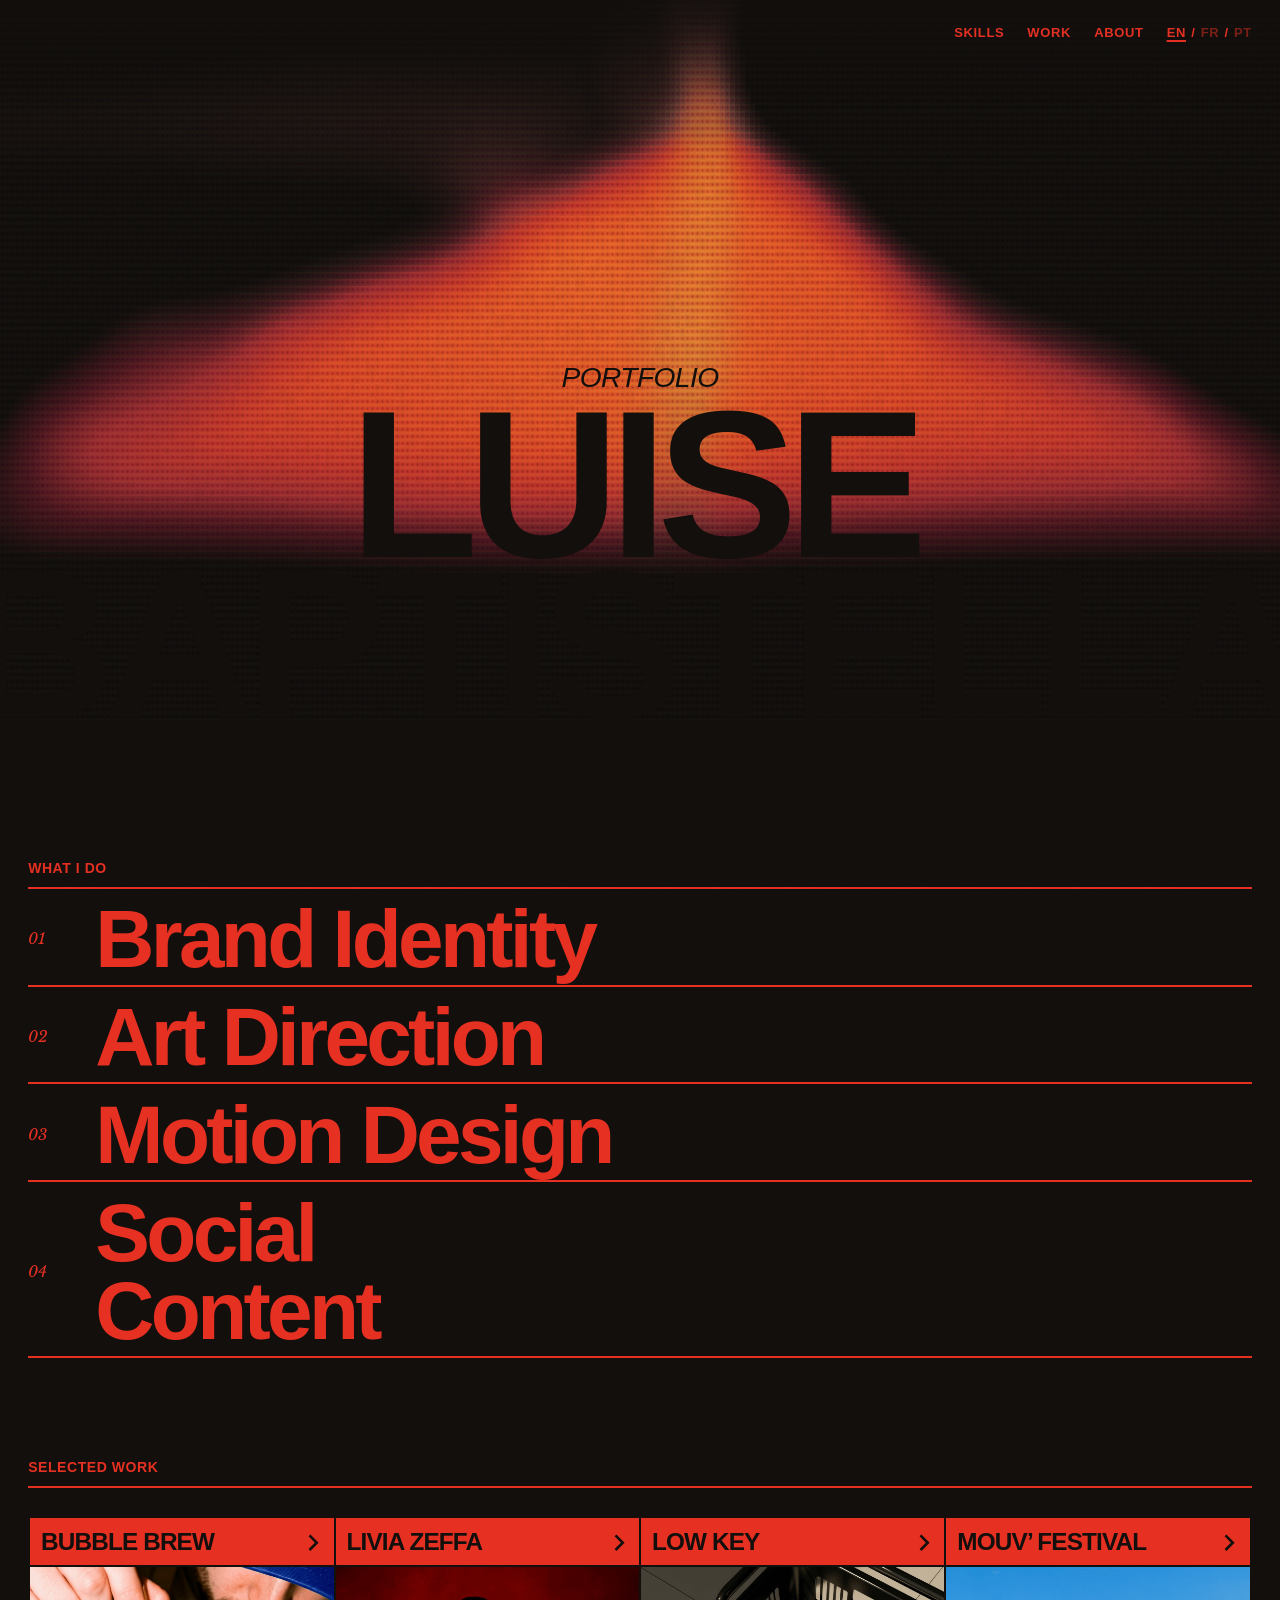
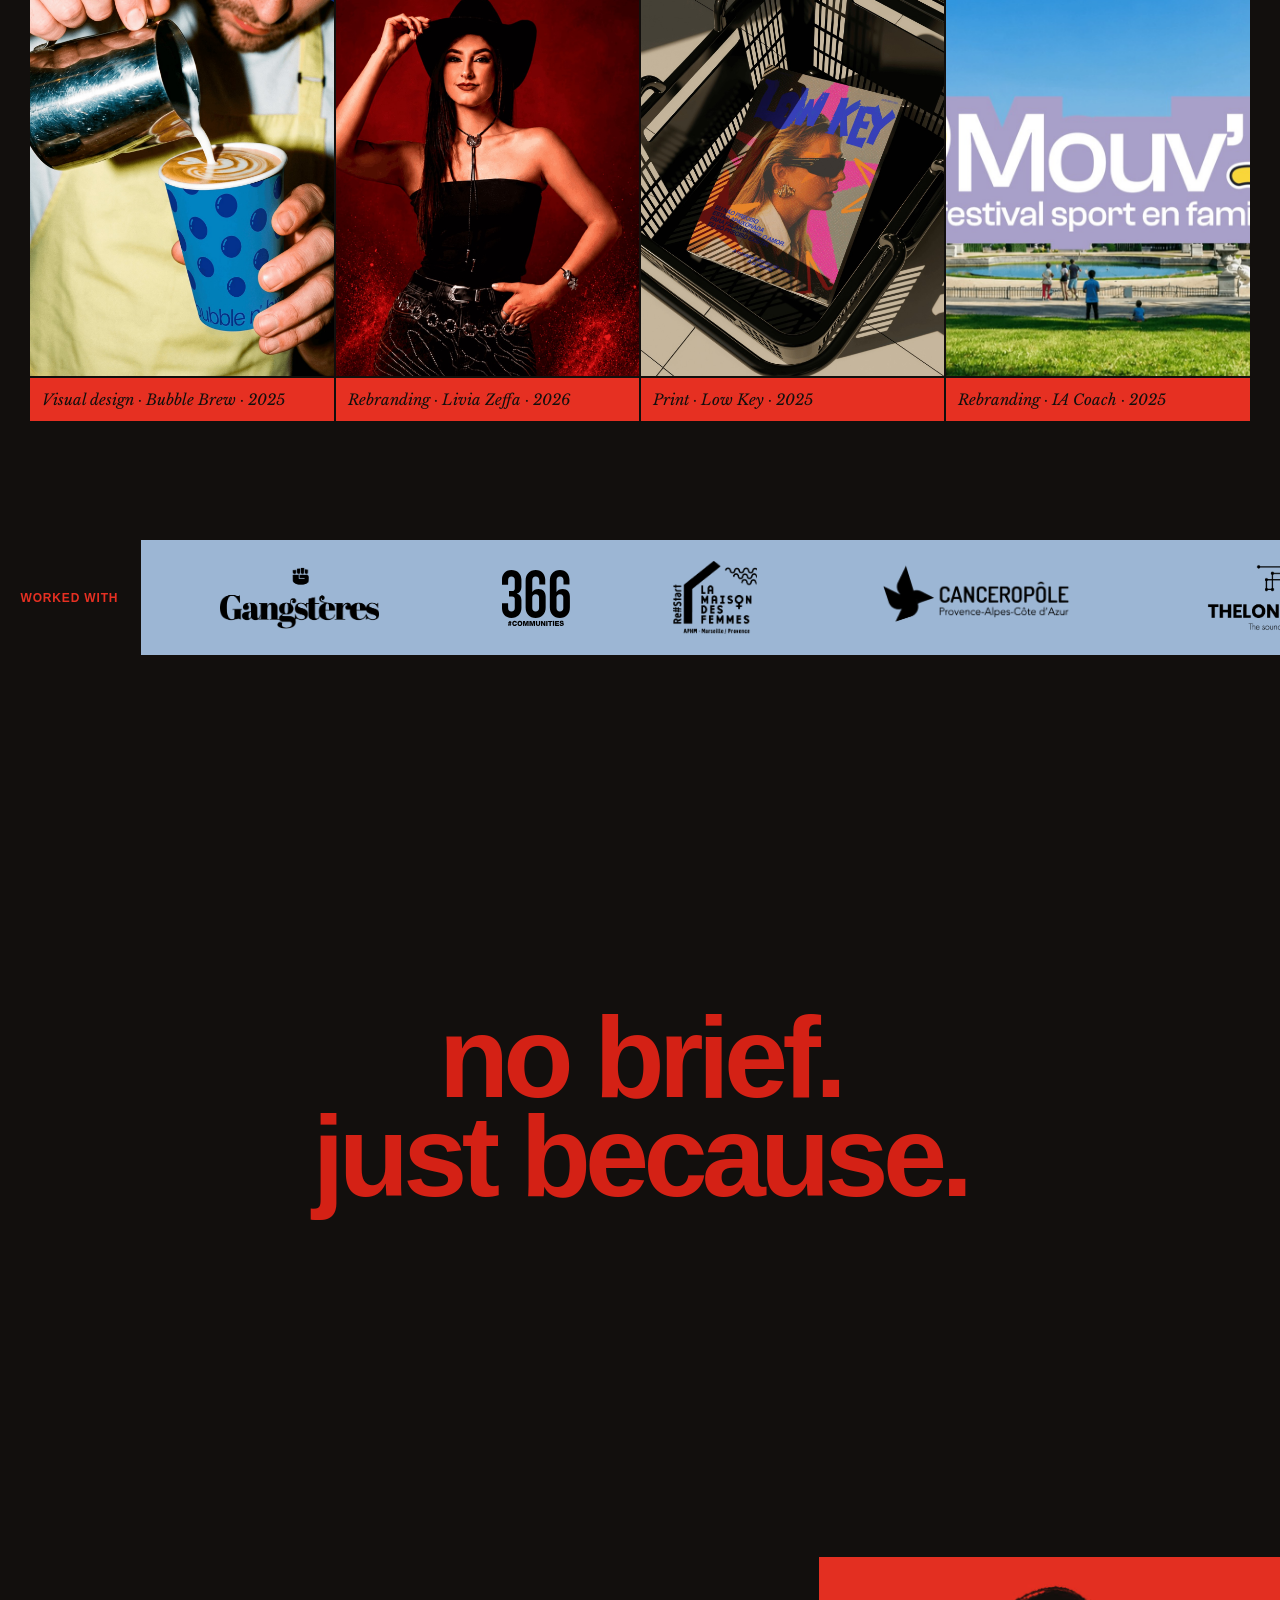
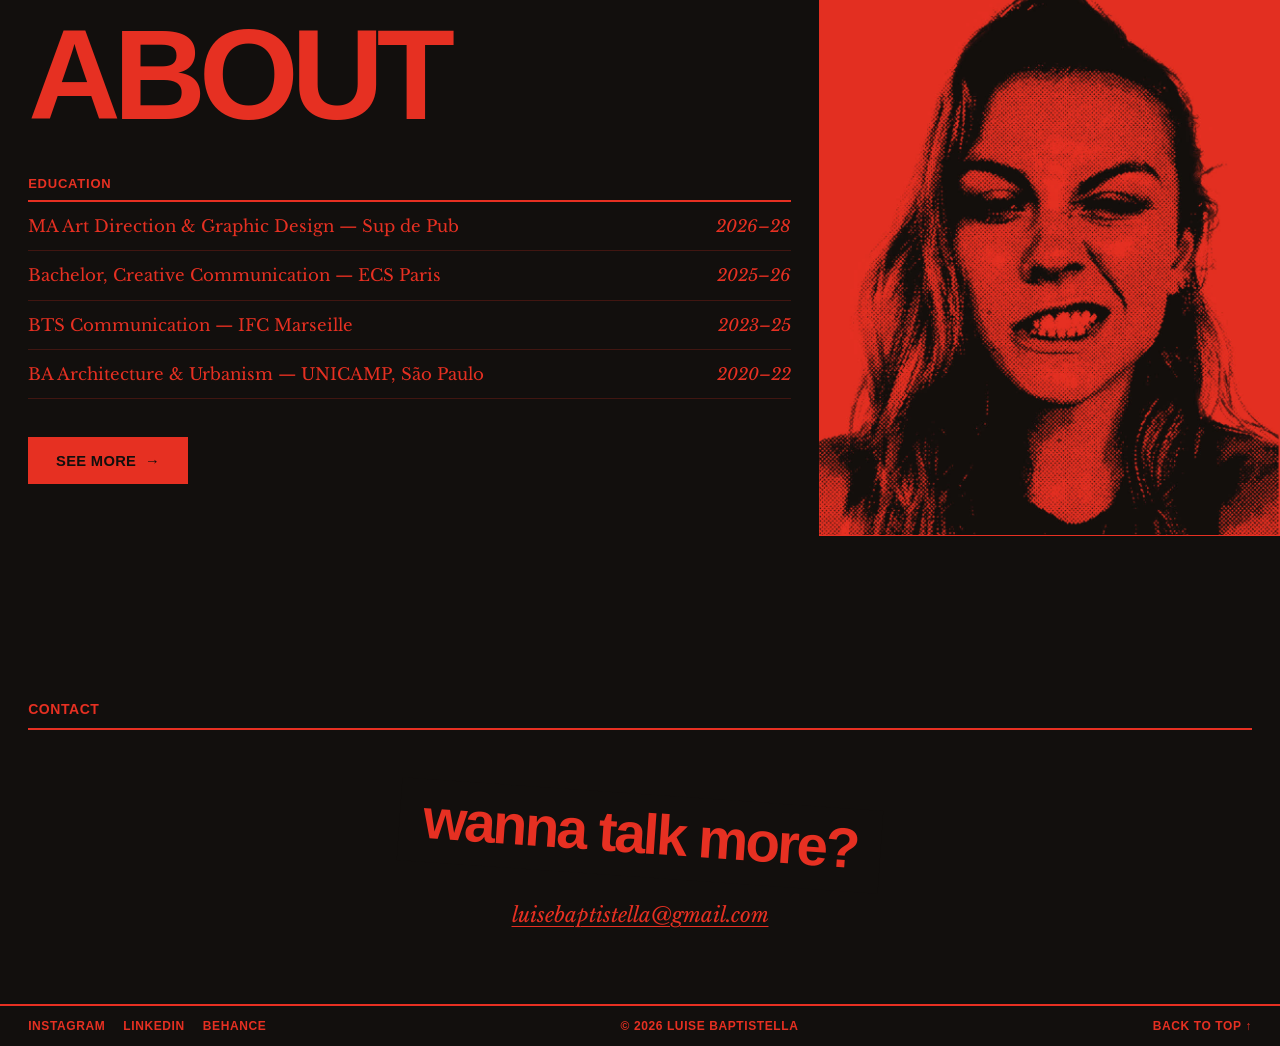
<file: index.html>
<!doctype html>
<html lang="en">
<head>
  <meta charset="utf-8">
  <meta name="viewport" content="width=device-width, initial-scale=1">
  <title>Luise Baptistella — Creative Director &amp; Designer</title>
  <meta name="description" content="Portfolio of Luise Baptistella, creative director & designer: brand identity, art direction, motion design and social content.">
  <meta name="theme-color" content="#120F0D">
  <link rel="preconnect" href="https://fonts.googleapis.com">
  <link rel="preconnect" href="https://fonts.gstatic.com" crossorigin>
  <link href="https://fonts.googleapis.com/css2?family=Libre+Baskerville:ital,wght@0,400;0,700;1,400&display=swap" rel="stylesheet">
  <!-- Switzer Black: free Helvetica-style grotesk (Fontshare, free for commercial use) -->
  <link href="https://api.fontshare.com/v2/css?f[]=switzer@900,901&display=swap" rel="stylesheet">
  <link rel="stylesheet" href="styles.css">
</head>
<body>
  <a class="skip" href="#main" data-i18n="skip">Skip to content</a>

  <!-- ============ HEADER ============ -->
  <header class="nav">
    <a class="nav__logo" href="#top">Luise Baptistella</a>
    <span class="nav__title" data-i18n="nav.portfolio">Portfolio</span>
    <div class="nav__right">
      <button class="nav__menu" type="button" aria-expanded="false" aria-controls="nav-links"><span data-i18n="nav.menu">Menu</span> <span class="nav__burger" aria-hidden="true"></span></button>
      <nav class="nav__links" id="nav-links" aria-label="Main">
        <a href="#skills" data-i18n="nav.skills">Skills</a>
        <a href="#work" data-i18n="nav.work">Work</a>
        <a href="about.html" data-i18n="nav.about">About</a>
        <span class="nav__lang" role="group" aria-label="Language / Langue / Idioma">
          <button type="button" data-lang="en" aria-pressed="true">EN</button><span aria-hidden="true">/</span><button type="button" data-lang="fr" aria-pressed="false">FR</button><span aria-hidden="true">/</span><button type="button" data-lang="pt" aria-pressed="false">PT</button>
        </span>
      </nav>
    </div>
  </header>

  <main id="main">

    <!-- ============ OPENING: 16:9 light that follows the cursor (opening.js) ============ -->
    <section class="opening" id="top">
      <canvas class="opening__light" aria-hidden="true"></canvas>
      <h1 class="opening__title" data-i18n-aria="hero.h1" aria-label="Luise Baptistella — Creative Director &amp; Designer"><em class="opening__sub" data-i18n="opening.sub">Portfolio</em><span>Luise</span><span class="opening__last"><span>Baptis</span><span>tella</span></span></h1>
    </section>

    <!-- ============ SKILLS (hover → project) ============ -->
    <section class="skills" id="skills" aria-labelledby="skills-title">
      <div class="section-head">
        <h2 id="skills-title"><span data-i18n="skills.title">What I do</span></h2>
      </div>
      <ol class="skills__list">
        <li><a class="skill" href="skill.html?s=brand-identity"><span class="skill__num">01</span><span class="skill__name" data-i18n="skill.brand">Brand Identity</span><span class="skill__proj">Bubble Brew · Livia Zeffa</span></a></li>
        <li><a class="skill" href="skill.html?s=art-direction"><span class="skill__num">02</span><span class="skill__name" data-i18n="skill.direction">Art Direction</span><span class="skill__proj">Low Key · Mouv’ Festival</span></a></li>
        <li><a class="skill" href="skill.html?s=motion-design"><span class="skill__num">03</span><span class="skill__name" data-i18n="skill.motion">Motion Design</span><span class="skill__proj">Motion Design · 366 · Bloom n’Root</span></a></li>
        <li><a class="skill" href="skill.html?s=social-content"><span class="skill__num">04</span><span class="skill__name" data-i18n="skill.social">Social Content</span><span class="skill__proj">Mondial Relay · Innocent · Vertbaudet · Livia Zeffa · Mouv’ Festival · La Maison des femmes</span></a></li>
      </ol>
    </section>

    <!-- ============ SELECTED WORK ============ -->
    <section class="work" id="work" aria-labelledby="work-title">
      <div class="section-head">
        <h2 id="work-title"><span data-i18n="work.title">Selected work</span></h2>
      </div>
      <div class="work__grid" data-work-grid></div>
    </section>


    <!-- ============ WORKED WITH (logo carousel) ============ -->
    <section class="clients" id="clients" aria-label="Companies I’ve worked with" data-i18n-aria="clients.aria">
      <div class="clients__tab" data-i18n="clients.tab">Worked with</div>
      <div class="marquee" data-marquee="follow">
        <ul class="marquee__track">
          <li class="logo" style="--s:1.9"><img src="assets/logos/gangsteres.webp" alt="Gangstères" width="2000" height="925"></li>
          <li class="logo" style="--s:1.15"><img src="assets/logos/366.svg" alt="366" width="146" height="119"></li>
          <li class="logo" style="--s:1.5"><img src="assets/logos/maison-des-femmes.png" alt="La Maison des femmes Marseille Provence" width="777" height="671"></li>
          <li class="logo" style="--s:1.75"><img src="assets/logos/canceropole.webp" alt="Canceropôle" width="2000" height="707"></li>
          <li class="logo" style="--s:1.45"><img src="assets/logos/thelonius-mind.png" alt="Thelonius Mind" width="1890" height="828"></li>
        </ul>
      </div>
    </section>

    <!-- ============ NO BRIEF: personal posters, revealed by the cursor ============ -->
    <section class="nobrief" id="no-brief" aria-labelledby="nobrief-title" data-trail>
      <div class="nobrief__stage" aria-hidden="true"></div>
      <div class="nobrief__text">
        <h2 class="nobrief__title" id="nobrief-title" data-i18n-html="nobrief.title">no brief.<br>just because.</h2>
      </div>
      <ul class="nobrief__list sr-only">
          <li><img src="assets/posters/acid-house.jpg" alt="Techno Saison poster, acid house edition" loading="lazy"></li>
          <li><img src="assets/posters/minimalist.jpg" alt="I love quiabo, minimalist poster" loading="lazy"></li>
          <li><img src="assets/posters/kidcore.jpg" alt="Excited for everything, kidcore poster" loading="lazy"></li>
          <li><img src="assets/posters/rita.jpg" alt="Rita Lee poster" loading="lazy"></li>
          <li><img src="assets/posters/tomates.jpg" alt="Tomato pattern" loading="lazy"></li>
          <li><img src="assets/posters/scifi-70.jpg" alt="70s sci-fi poster" loading="lazy"></li>
          <li><img src="assets/posters/aysha.jpg" alt="A Rara, event invitation" loading="lazy"></li>
          <li><img src="assets/posters/menino.jpg" alt="Illustration of a boy" loading="lazy"></li>
          <li><img src="assets/posters/rita-lee.jpg" alt="Low key, Rita Lee cover" loading="lazy"></li>
          <li><img src="assets/posters/triste.jpg" alt="Typographic poster" loading="lazy"></li>
          <li><img src="assets/posters/acid-house-2.jpg" alt="Techno Saison poster, green edition" loading="lazy"></li>
      </ul>
    </section>

    <!-- ============ ABOUT, short: the portrait video and education only (the full version is about.html) ============ -->
    <section class="about about--home" id="about" aria-labelledby="about-title">
      <div class="about__main">
        <div class="about__text">
          <h2 class="about__title" id="about-title" data-i18n="about.title">About</h2>
          <div class="about__edu">
            <h3 data-i18n="about.edu">Education</h3>
            <ul>
              <li><span><span data-i18n="edu.master">MA Art Direction &amp; Graphic Design</span> — Sup de Pub</span><span>2026–28</span></li>
              <li><span><span data-i18n="edu.bachelor">Bachelor, Creative Communication</span> — ECS Paris</span><span>2025–26</span></li>
              <li><span>BTS Communication — IFC Marseille</span><span>2023–25</span></li>
              <li><span><span data-i18n="edu.licence">BA Architecture &amp; Urbanism</span> — UNICAMP, São Paulo</span><span>2020–22</span></li>
            </ul>
          </div>
          <a class="pill pill--paper" href="about.html"><span data-i18n="about.more">See more</span> →</a>
        </div>
        <figure class="about__media">
          <video class="about__video" src="assets/about.mp4" poster="assets/about.jpg" width="960" height="1200" autoplay muted loop playsinline preload="metadata" aria-label="Luise Baptistella"></video>
        </figure>
      </div>
    </section>

    <!-- ============ CONTACT ============ -->
    <section class="contact" id="contact" aria-labelledby="contact-title">
      <div class="section-head">
        <h2 id="contact-title"><span data-i18n="contact.title">Contact</span></h2>
      </div>
      <div class="contact__cta">
        <a class="contact__card" href="contact.html" data-i18n="contact.cta">wanna talk more?</a>
        <a class="contact__mail" href="mailto:luisebaptistella@gmail.com">luisebaptistella@gmail.com</a>
      </div>
    </section>
  </main>

  <footer class="footer">
    <nav class="footer__social" aria-label="Social">
      <a href="https://www.instagram.com/coloredbylou/">Instagram</a>
      <a href="https://www.linkedin.com/in/luisebaptistella/">LinkedIn</a>
      <a href="https://www.behance.net/luisebaptist">Behance</a>
    </nav>
    <span>© 2026 Luise Baptistella</span>
    <a href="#top" data-i18n="footer.top">Back to top ↑</a>
  </footer>

  <!-- Project cards shown by the skills list (one per skill, same order) -->
  <div class="preview" aria-hidden="true">
    <div class="preview__card"><img class="preview__media" src="assets/projects/bubble-brew/cover.jpg" alt="" loading="lazy"><span class="preview__cap">Bubble Brew</span></div>
    <div class="preview__card"><img class="preview__media" src="assets/projects/low-key/thumb.jpg" alt="" loading="lazy"><span class="preview__cap">Low Key</span></div>
    <div class="preview__card"><video class="preview__media" src="assets/projects/motion-2026/loop.mp4" poster="assets/projects/motion-2026/cover.jpg" muted loop playsinline preload="none"></video><span class="preview__cap">Motion Design</span></div>
    <div class="preview__card"><img class="preview__media" src="assets/projects/livia-zeffa/thumb.jpg" alt="" loading="lazy"><span class="preview__cap">Livia Zeffa</span></div>  </div>

  <!-- Project view, filled from projects.js -->
  <dialog class="project" id="project" aria-labelledby="project-title">
    <div class="project__bar">
      <span class="project__count"></span>
      <button class="project__close" type="button" data-i18n="project.close">Close ✕</button>
    </div>
    <div class="project__hero" hidden></div>
    <article class="project__body">
      <h2 class="project__title" id="project-title"></h2>
      <dl class="project__meta">
        <div><dt data-i18n="project.client">Client</dt><dd data-field="client"></dd></div>
        <div><dt data-i18n="project.year">Year</dt><dd data-field="year"></dd></div>
        <div><dt data-i18n="project.category">Category</dt><dd data-field="category"></dd></div>
      </dl>
      <div class="project__text"></div>
      <div class="project__deliv">
        <h3 data-i18n="project.deliverables">Deliverables</h3>
        <ul></ul>
      </div>
      <div class="project__media"></div>
      <button class="project__next" type="button"><span data-i18n="project.next">Next project</span> <strong></strong> →</button>
    </article>
  </dialog>

  <script src="i18n.js"></script>
  <script src="projects.js"></script>
  <script src="script.js"></script>
  <script src="opening.js"></script>
</body>
</html>
</file>
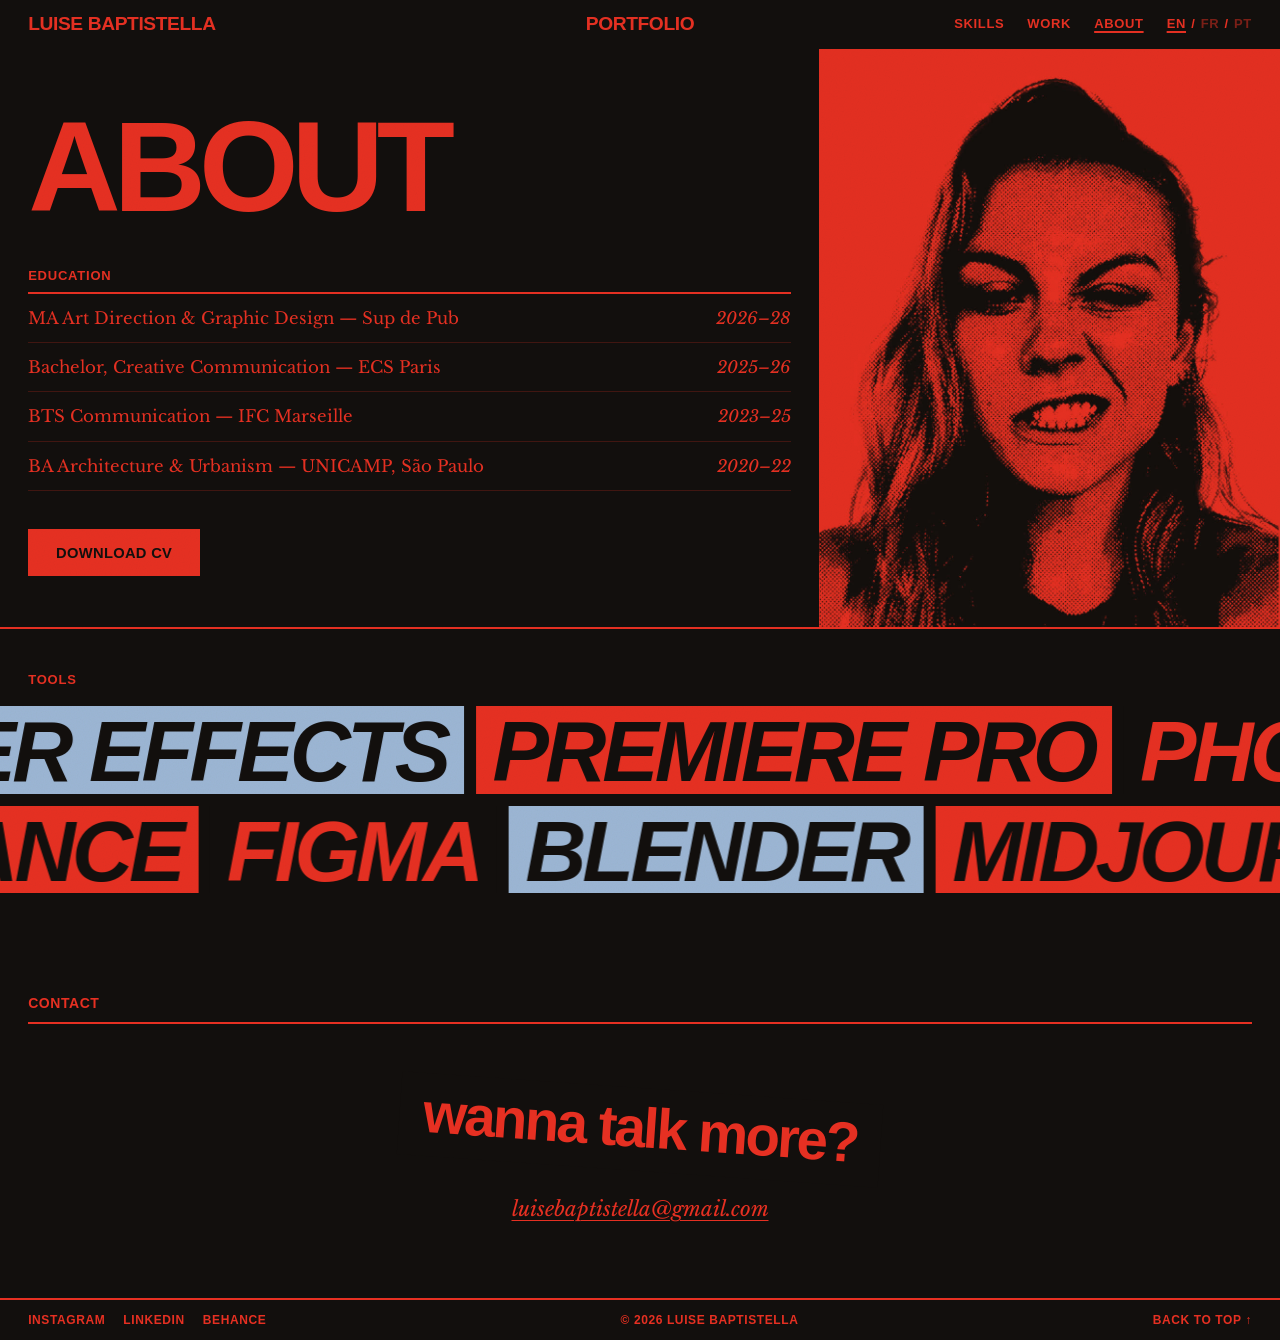
<file: about.html>
<!doctype html>
<html lang="en">
<head>
  <meta charset="utf-8">
  <meta name="viewport" content="width=device-width, initial-scale=1">
  <title>About — Luise Baptistella</title>
  <meta name="description" content="Portfolio of Luise Baptistella, creative director & designer: brand identity, art direction, motion design and social content.">
  <meta name="theme-color" content="#120F0D">
  <link rel="preconnect" href="https://fonts.googleapis.com">
  <link rel="preconnect" href="https://fonts.gstatic.com" crossorigin>
  <link href="https://fonts.googleapis.com/css2?family=Libre+Baskerville:ital,wght@0,400;0,700;1,400&display=swap" rel="stylesheet">
  <!-- Switzer Black: free Helvetica-style grotesk (Fontshare, free for commercial use) -->
  <link href="https://api.fontshare.com/v2/css?f[]=switzer@900,901&display=swap" rel="stylesheet">
  <link rel="stylesheet" href="styles.css">
</head>
<body class="page" data-title-key="meta.title.about">
  <a class="skip" href="#main" data-i18n="skip">Skip to content</a>

  <!-- ============ HEADER ============ -->
  <header class="nav is-solid" id="top">
    <a class="nav__logo" href="index.html">Luise Baptistella</a>
    <span class="nav__title" data-i18n="nav.portfolio">Portfolio</span>
    <div class="nav__right">
      <button class="nav__menu" type="button" aria-expanded="false" aria-controls="nav-links"><span data-i18n="nav.menu">Menu</span> <span class="nav__burger" aria-hidden="true"></span></button>
      <nav class="nav__links" id="nav-links" aria-label="Main">
        <a href="index.html#skills" data-i18n="nav.skills">Skills</a>
        <a href="index.html#work" data-i18n="nav.work">Work</a>
        <a href="about.html" data-i18n="nav.about" aria-current="page">About</a>
        <span class="nav__lang" role="group" aria-label="Language / Langue / Idioma">
          <button type="button" data-lang="en" aria-pressed="true">EN</button><span aria-hidden="true">/</span><button type="button" data-lang="fr" aria-pressed="false">FR</button><span aria-hidden="true">/</span><button type="button" data-lang="pt" aria-pressed="false">PT</button>
        </span>
      </nav>
    </div>
  </header>

  <main id="main">

    <!-- ============ ABOUT (black, full width) ============ -->
    <section class="about about--page" id="about" aria-labelledby="about-title">
      <div class="about__main">
        <div class="about__text">
          <h1 class="about__title" id="about-title" data-i18n="about.title">About</h1>
          <div class="about__edu">
            <h3 data-i18n="about.edu">Education</h3>
            <ul>
              <li><span><span data-i18n="edu.master">MA Art Direction &amp; Graphic Design</span> — Sup de Pub</span><span>2026–28</span></li>
              <li><span><span data-i18n="edu.bachelor">Bachelor, Creative Communication</span> — ECS Paris</span><span>2025–26</span></li>
              <li><span>BTS Communication — IFC Marseille</span><span>2023–25</span></li>
              <li><span><span data-i18n="edu.licence">BA Architecture &amp; Urbanism</span> — UNICAMP, São Paulo</span><span>2020–22</span></li>
            </ul>
          </div>
          <a class="pill pill--paper" href="assets/cv-luise-baptistella.pdf" download data-i18n="about.cv">Download CV</a>
        </div>
        <figure class="about__media">
          <video class="about__video" src="assets/about.mp4" poster="assets/about.jpg" width="960" height="1200" autoplay muted loop playsinline preload="metadata" aria-label="Luise Baptistella"></video>
        </figure>
      </div>

      <div class="tools">
        <h3 class="tools__label" data-i18n="about.tools">Tools</h3>
        <div class="marquee tools__row" data-marquee="left">
          <ul class="marquee__track" aria-label="Design &amp; video">
            <li><span class="tag tag--1">After Effects</span></li>
            <li><span class="tag tag--2">Premiere Pro</span></li>
            <li><span class="tag tag--3">Photoshop</span></li>
            <li><span class="tag tag--5">Illustrator</span></li>
            <li><span class="tag tag--2">InDesign</span></li>
            <li><span class="tag tag--4">DaVinci</span></li>
          </ul>
        </div>
        <div class="marquee tools__row" data-marquee="right">
          <ul class="marquee__track" aria-label="3D &amp; AI">
            <li><span class="tag tag--3">Figma</span></li>
            <li><span class="tag tag--1">Blender</span></li>
            <li><span class="tag tag--2">Midjourney</span></li>
            <li><span class="tag tag--4">Higgsfield</span></li>
            <li><span class="tag tag--5">Nano Banana</span></li>
            <li><span class="tag tag--3">Kling</span></li>
            <li><span class="tag tag--2">Seedance</span></li>
          </ul>
        </div>
      </div>
    </section>

    <!-- ============ CONTACT ============ -->
    <section class="contact" id="contact" aria-labelledby="contact-title">
      <div class="section-head">
        <h2 id="contact-title" data-i18n="contact.title">Contact</h2>
      </div>
      <div class="contact__cta">
        <a class="contact__card" href="contact.html" data-i18n="contact.cta">wanna talk more?</a>
        <a class="contact__mail" href="mailto:luisebaptistella@gmail.com">luisebaptistella@gmail.com</a>
      </div>
    </section>
  </main>

  <footer class="footer">
    <nav class="footer__social" aria-label="Social">
      <a href="https://www.instagram.com/coloredbylou/">Instagram</a>
      <a href="https://www.linkedin.com/in/luisebaptistella/">LinkedIn</a>
      <a href="https://www.behance.net/luisebaptist">Behance</a>
    </nav>
    <span>© 2026 Luise Baptistella</span>
    <a href="#top" data-i18n="footer.top">Back to top ↑</a>
  </footer>

  <script src="i18n.js"></script>
  <script src="projects.js"></script>
  <script src="script.js"></script>
</body>
</html>
</file>
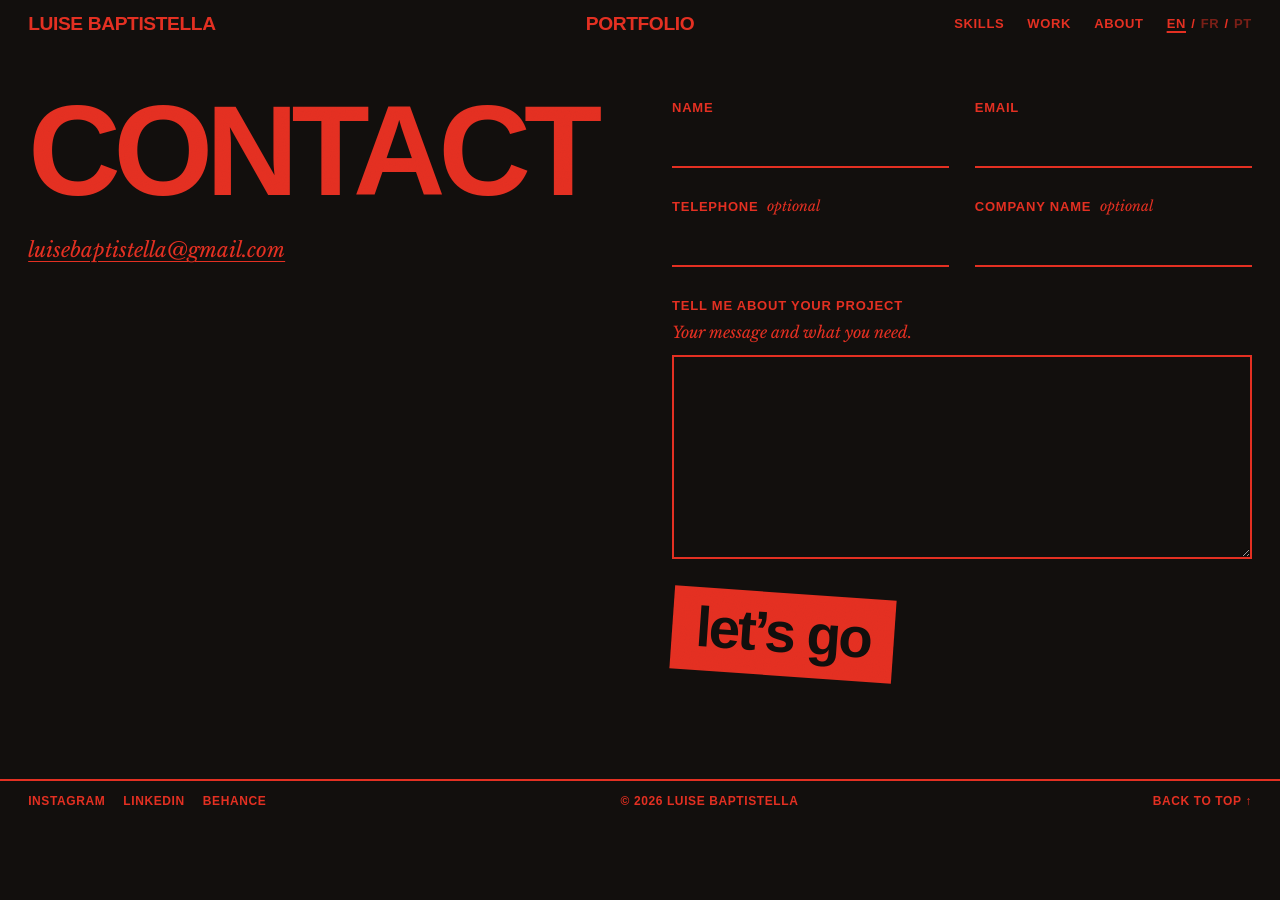
<file: contact.html>
<!doctype html>
<html lang="en">
<head>
  <meta charset="utf-8">
  <meta name="viewport" content="width=device-width, initial-scale=1">
  <title>Contact — Luise Baptistella</title>
  <meta name="description" content="Portfolio of Luise Baptistella, creative director & designer: brand identity, art direction, motion design and social content.">
  <meta name="theme-color" content="#120F0D">
  <link rel="preconnect" href="https://fonts.googleapis.com">
  <link rel="preconnect" href="https://fonts.gstatic.com" crossorigin>
  <link href="https://fonts.googleapis.com/css2?family=Libre+Baskerville:ital,wght@0,400;0,700;1,400&display=swap" rel="stylesheet">
  <!-- Switzer Black: free Helvetica-style grotesk (Fontshare, free for commercial use) -->
  <link href="https://api.fontshare.com/v2/css?f[]=switzer@900,901&display=swap" rel="stylesheet">
  <link rel="stylesheet" href="styles.css">
</head>
<body class="page" data-title-key="meta.title.contact">
  <a class="skip" href="#main" data-i18n="skip">Skip to content</a>

  <!-- ============ HEADER ============ -->
  <header class="nav is-solid" id="top">
    <a class="nav__logo" href="index.html">Luise Baptistella</a>
    <span class="nav__title" data-i18n="nav.portfolio">Portfolio</span>
    <div class="nav__right">
      <button class="nav__menu" type="button" aria-expanded="false" aria-controls="nav-links"><span data-i18n="nav.menu">Menu</span> <span class="nav__burger" aria-hidden="true"></span></button>
      <nav class="nav__links" id="nav-links" aria-label="Main">
        <a href="index.html#skills" data-i18n="nav.skills">Skills</a>
        <a href="index.html#work" data-i18n="nav.work">Work</a>
        <a href="about.html" data-i18n="nav.about">About</a>
        <span class="nav__lang" role="group" aria-label="Language / Langue / Idioma">
          <button type="button" data-lang="en" aria-pressed="true">EN</button><span aria-hidden="true">/</span><button type="button" data-lang="fr" aria-pressed="false">FR</button><span aria-hidden="true">/</span><button type="button" data-lang="pt" aria-pressed="false">PT</button>
        </span>
      </nav>
    </div>
  </header>

  <main id="main">

    <!-- ============ CONTACT PAGE ============ -->
    <section class="contactpage" aria-labelledby="contact-title">
      <div class="contactpage__head">
        <h1 class="contactpage__title" id="contact-title" data-i18n="contact.title">Contact</h1>
        <a class="contact__mail" href="mailto:luisebaptistella@gmail.com">luisebaptistella@gmail.com</a>
      </div>

      <div class="contactpage__body">
        <!-- Messages go through FormSubmit to the address in action. The first one sent from a new site address
             triggers an activation email: click its link once. _honey is a spam trap, hidden from people. -->
        <form class="form" action="https://formsubmit.co/luisebaptistella@gmail.com" method="POST" data-contact-form>
          <input type="hidden" name="_subject" value="New message from your portfolio">
          <input type="hidden" name="_template" value="table">
          <input type="text" name="_honey" style="display: none;" tabindex="-1" autocomplete="off">

          <div class="field">
            <label for="form-name" data-i18n="form.name">Name</label>
            <input id="form-name" name="name" type="text" autocomplete="name" required aria-describedby="form-name-error">
            <p class="field__error" id="form-name-error" hidden></p>
          </div>
          <div class="field">
            <label for="form-email" data-i18n="form.email">Email</label>
            <input id="form-email" name="email" type="email" autocomplete="email" required aria-describedby="form-email-error">
            <p class="field__error" id="form-email-error" hidden></p>
          </div>
          <div class="field">
            <label for="form-phone"><span data-i18n="form.phone">Telephone</span> <em data-i18n="form.optional">optional</em></label>
            <input id="form-phone" name="phone" type="tel" autocomplete="tel">
          </div>
          <div class="field">
            <label for="form-company"><span data-i18n="form.company">Company name</span> <em data-i18n="form.optional">optional</em></label>
            <input id="form-company" name="company" type="text" autocomplete="organization">
          </div>
          <div class="field field--wide">
            <label for="form-message" data-i18n="form.message">Tell me about your project</label>
            <p class="field__hint" id="form-message-hint" data-i18n="form.messageHint">Your message and what you need.</p>
            <textarea id="form-message" name="message" rows="7" required aria-describedby="form-message-hint form-message-error"></textarea>
            <p class="field__error" id="form-message-error" hidden></p>
          </div>

          <p class="form__failed" data-form-failed role="alert" hidden>
            <span data-i18n="form.failed">That didn’t go through. Try again, or write to me directly:</span>
            <a class="contact__mail" href="mailto:luisebaptistella@gmail.com">luisebaptistella@gmail.com</a>
          </p>
          <button class="form__send" type="submit" data-i18n="form.send">let’s go</button>
        </form>

        <div class="form__done" data-form-done tabindex="-1" hidden>
          <p class="form__doneTitle" data-i18n="form.sentTitle">Message sent.</p>
          <p class="form__doneText" data-i18n="form.sent">I’ll get back to you soon.</p>
        </div>
      </div>
    </section>
  </main>

  <footer class="footer">
    <nav class="footer__social" aria-label="Social">
      <a href="https://www.instagram.com/coloredbylou/">Instagram</a>
      <a href="https://www.linkedin.com/in/luisebaptistella/">LinkedIn</a>
      <a href="https://www.behance.net/luisebaptist">Behance</a>
    </nav>
    <span>© 2026 Luise Baptistella</span>
    <a href="#top" data-i18n="footer.top">Back to top ↑</a>
  </footer>

  <script src="i18n.js"></script>
  <script src="script.js"></script>
</body>
</html>
</file>
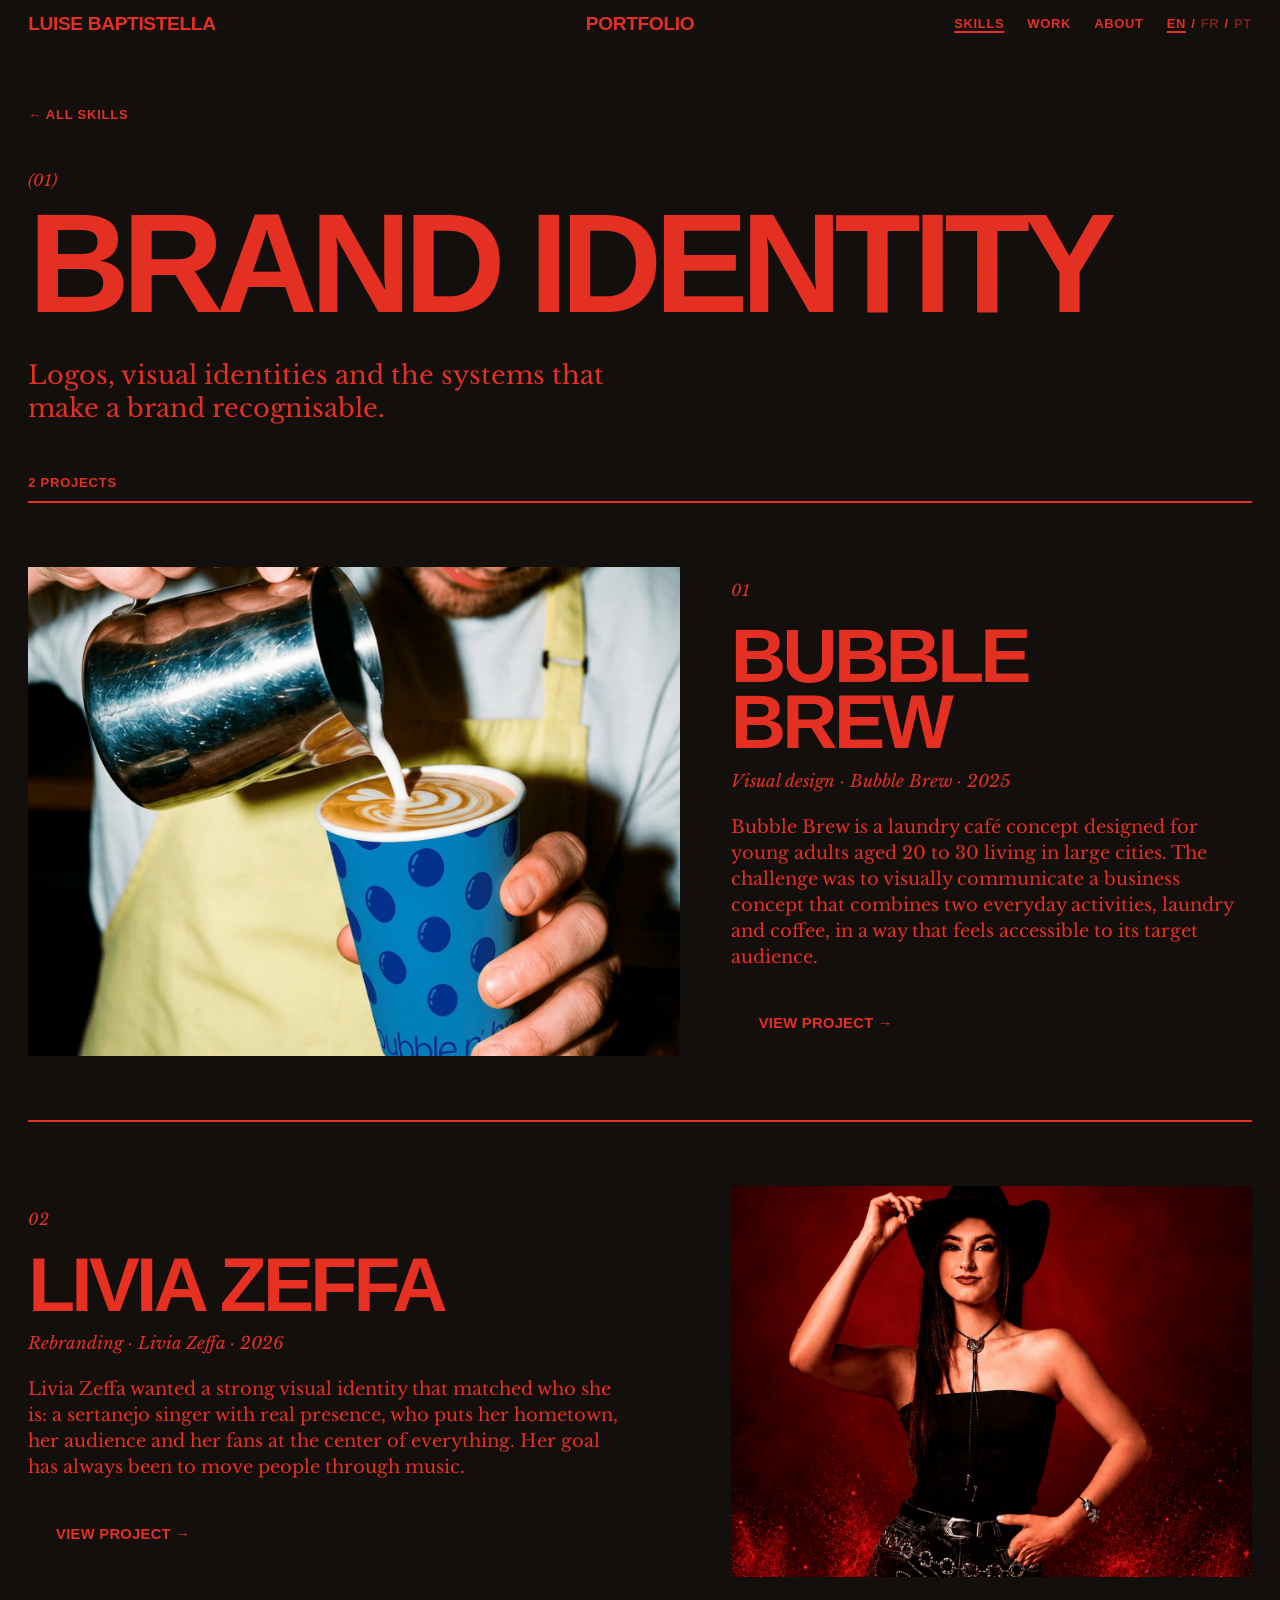
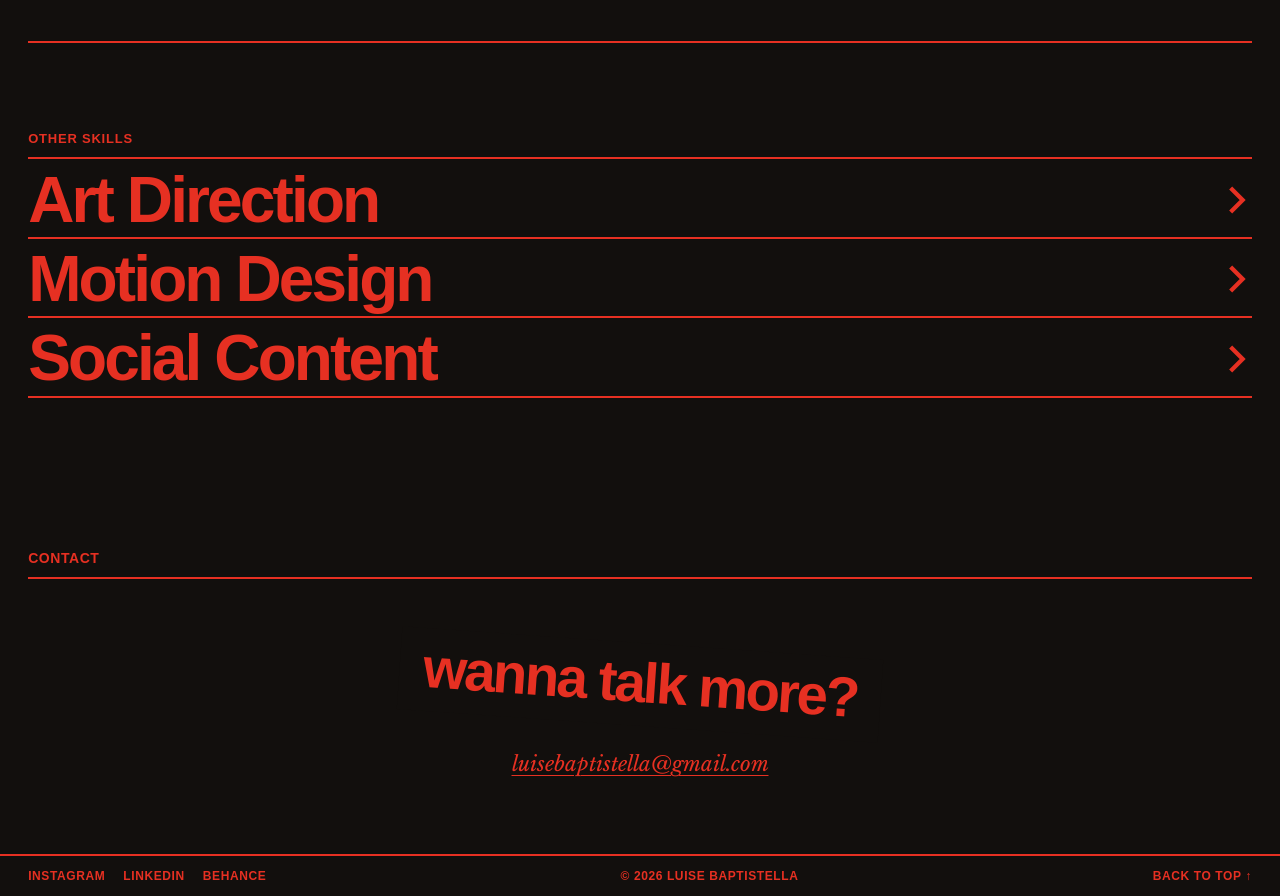
<file: skill.html>
<!doctype html>
<html lang="en">
<head>
  <meta charset="utf-8">
  <meta name="viewport" content="width=device-width, initial-scale=1">
  <title>Skills — Luise Baptistella</title>
  <meta name="description" content="Portfolio of Luise Baptistella, creative director & designer: brand identity, art direction, motion design and social content.">
  <meta name="theme-color" content="#120F0D">
  <link rel="preconnect" href="https://fonts.googleapis.com">
  <link rel="preconnect" href="https://fonts.gstatic.com" crossorigin>
  <link href="https://fonts.googleapis.com/css2?family=Libre+Baskerville:ital,wght@0,400;0,700;1,400&display=swap" rel="stylesheet">
  <!-- Switzer Black: free Helvetica-style grotesk (Fontshare, free for commercial use) -->
  <link href="https://api.fontshare.com/v2/css?f[]=switzer@900,901&display=swap" rel="stylesheet">
  <link rel="stylesheet" href="styles.css">
</head>
<body class="page">
  <a class="skip" href="#main" data-i18n="skip">Skip to content</a>

  <!-- ============ HEADER ============ -->
  <header class="nav is-solid" id="top">
    <a class="nav__logo" href="index.html">Luise Baptistella</a>
    <span class="nav__title" data-i18n="nav.portfolio">Portfolio</span>
    <div class="nav__right">
      <button class="nav__menu" type="button" aria-expanded="false" aria-controls="nav-links"><span data-i18n="nav.menu">Menu</span> <span class="nav__burger" aria-hidden="true"></span></button>
      <nav class="nav__links" id="nav-links" aria-label="Main">
        <a href="index.html#skills" data-i18n="nav.skills" aria-current="page">Skills</a>
        <a href="index.html#work" data-i18n="nav.work">Work</a>
        <a href="about.html" data-i18n="nav.about">About</a>
        <span class="nav__lang" role="group" aria-label="Language / Langue / Idioma">
          <button type="button" data-lang="en" aria-pressed="true">EN</button><span aria-hidden="true">/</span><button type="button" data-lang="fr" aria-pressed="false">FR</button><span aria-hidden="true">/</span><button type="button" data-lang="pt" aria-pressed="false">PT</button>
        </span>
      </nav>
    </div>
  </header>

  <main id="main">

    <!-- ============ SKILL PAGE: filled from SKILLS + PROJECTS (projects.js) ============ -->
    <section class="skillpage" data-skill-page>
      <a class="skillpage__back" href="index.html#skills" data-i18n="page.back">← All skills</a>
      <p class="kicker skillpage__num"></p>
      <h1 class="skillpage__title"></h1>
      <p class="skillpage__intro"></p>
      <p class="skillpage__count"></p>
      <div class="skillpage__list"></div>
      <nav class="skillpage__others" aria-labelledby="others-title">
        <h2 id="others-title" data-i18n="page.otherSkills">Other skills</h2>
        <ul></ul>
      </nav>
    </section>

    <!-- ============ CONTACT ============ -->
    <section class="contact" id="contact" aria-labelledby="contact-title">
      <div class="section-head">
        <h2 id="contact-title" data-i18n="contact.title">Contact</h2>
      </div>
      <div class="contact__cta">
        <a class="contact__card" href="contact.html" data-i18n="contact.cta">wanna talk more?</a>
        <a class="contact__mail" href="mailto:luisebaptistella@gmail.com">luisebaptistella@gmail.com</a>
      </div>
    </section>
  </main>

  <footer class="footer">
    <nav class="footer__social" aria-label="Social">
      <a href="https://www.instagram.com/coloredbylou/">Instagram</a>
      <a href="https://www.linkedin.com/in/luisebaptistella/">LinkedIn</a>
      <a href="https://www.behance.net/luisebaptist">Behance</a>
    </nav>
    <span>© 2026 Luise Baptistella</span>
    <a href="#top" data-i18n="footer.top">Back to top ↑</a>
  </footer>

  <!-- Project view, filled from projects.js -->
  <dialog class="project" id="project" aria-labelledby="project-title">
    <div class="project__bar">
      <span class="project__count"></span>
      <button class="project__close" type="button" data-i18n="project.close">Close ✕</button>
    </div>
    <div class="project__hero" hidden></div>
    <article class="project__body">
      <h2 class="project__title" id="project-title"></h2>
      <dl class="project__meta">
        <div><dt data-i18n="project.client">Client</dt><dd data-field="client"></dd></div>
        <div><dt data-i18n="project.year">Year</dt><dd data-field="year"></dd></div>
        <div><dt data-i18n="project.category">Category</dt><dd data-field="category"></dd></div>
      </dl>
      <div class="project__text"></div>
      <div class="project__deliv">
        <h3 data-i18n="project.deliverables">Deliverables</h3>
        <ul></ul>
      </div>
      <div class="project__media"></div>
      <button class="project__next" type="button"><span data-i18n="project.next">Next project</span> <strong></strong> →</button>
    </article>
  </dialog>

  <script src="i18n.js"></script>
  <script src="projects.js"></script>
  <script src="script.js"></script>
</body>
</html>
</file>
<file: styles.css>
/* =========================================================
   Tokens
   ========================================================= */

:root {
  --bg: #120F0D;        /* page background (black) */
  --ink: #120F0D;       /* black */
  --light: #E63022;     /* red-orange: text on dark, light panels */
  --accent: #9CB6D4;    /* light blue, the one accent: hovers, active states, logo band */

  --display: "Switzer", "Helvetica Neue", Helvetica, Arial, sans-serif;   /* always weight 900 */
  --text: "Baskerville", "Libre Baskerville", "Baskerville Old Face", Georgia, serif;

  --pad: clamp(16px, 2.2vw, 32px);
  --ease: cubic-bezier(.7, 0, .2, 1);
}

*, *::before, *::after { box-sizing: border-box; }

html { scroll-behavior: smooth; -webkit-text-size-adjust: 100%; overflow-x: clip; }

body {
  margin: 0;
  background: var(--bg);
  color: var(--light);
  font-family: var(--text);
  font-size: 18px;
  line-height: 1.45;
  -webkit-font-smoothing: antialiased;
  overflow-x: clip;
}

/* Paper grain over everything */
body::after {
  content: "";
  position: fixed;
  inset: 0;
  z-index: 100;
  pointer-events: none;
  opacity: .07;
  mix-blend-mode: multiply;
  background-image: url("data:image/svg+xml;utf8,<svg xmlns='http://www.w3.org/2000/svg' width='180' height='180'><filter id='n'><feTurbulence type='fractalNoise' baseFrequency='.85' numOctaves='2' stitchTiles='stitch'/></filter><rect width='100%' height='100%' filter='url(%23n)'/></svg>");
}

a { color: inherit; }
figure { margin: 0; }
svg { display: block; }

:focus-visible { outline: 3px solid var(--accent); outline-offset: 3px; }

.skip { position: absolute; left: -9999px; }
.skip:focus { left: 16px; top: 16px; z-index: 200; background: var(--ink); color: var(--light); padding: 8px 12px; }

/* Shared bits ------------------------------------------- */
/* Small italic number before a title: only the skill page uses it now (the home page dropped its numbers) */
.kicker {
  font: italic 400 16px/1 var(--text);
  letter-spacing: 0;
  text-transform: none;
}

.section-head {
  display: flex;
  justify-content: space-between;
  align-items: baseline;
  gap: 16px;
  padding-bottom: 12px;
  border-bottom: 2px solid var(--light);
}
.section-head h2 {
  display: flex;
  align-items: baseline;
  gap: .9em;
  margin: 0;
  font: 900 14px/1 var(--display);
  letter-spacing: .04em;
  text-transform: uppercase;
}

.only-touch { display: none; }
@media (hover: none), (pointer: coarse), (max-width: 760px) {
  .only-fine { display: none; }
  .only-touch { display: inline; }
}

.pill {
  display: inline-flex;
  align-items: center;
  gap: .6em;
  padding: 1.15em 1.9em 1.05em;
  border: 0;
  background: var(--ink);
  color: var(--light);
  font: 900 clamp(14px, 1.15vw, 17px)/1 var(--display);
  letter-spacing: .02em;
  text-transform: uppercase;
  text-decoration: none;
  cursor: pointer;
  transition: background-color .2s, color .2s, transform .3s var(--ease);
}
.pill:hover { background: var(--accent); color: var(--ink); transform: translateY(-2px); }
.pill--paper { background: var(--light); color: var(--ink); }

/* =========================================================
   Header
   ========================================================= */
/* One row: name left, PORTFOLIO centred, links right. See-through at the very top
   of the opening; as soon as the page scrolls the bar turns ink (.is-solid). */
.nav {
  position: fixed;
  top: 0;
  left: 0;
  right: 0;
  z-index: 50;
  display: grid;
  grid-template-columns: 1fr auto 1fr;
  align-items: center;
  gap: 16px;
  padding: clamp(16px, 1.8vw, 26px) var(--pad);
  border-bottom: 2px solid transparent;
  color: var(--light);
  font: 900 clamp(13px, 1vw, 15px)/1 var(--display);
  letter-spacing: .05em;
  text-transform: uppercase;
  transition: background-color .3s, border-color .3s, padding .3s;
}
.nav.is-solid { padding-block: 14px; background: var(--ink); border-bottom-color: var(--ink); }

.nav__logo,
.nav__title {
  font-size: clamp(16px, 1.5vw, 22px);
  letter-spacing: -.02em;
  white-space: nowrap;
}
.nav__logo { justify-self: start; color: inherit; text-decoration: none; }
.nav__title { justify-self: center; }
.nav__right { justify-self: end; }
/* The opening's title already says this: back once it has scrolled away or the phone menu opens */
.nav__logo,
.nav__title { transition: opacity .3s, visibility .3s; }
body:has(.opening) .nav:not(.is-past-opening):not(.is-open) .nav__logo,
body:has(.opening) .nav:not(.is-past-opening):not(.is-open) .nav__title { opacity: 0; visibility: hidden; }

.nav__links { display: flex; align-items: center; gap: clamp(14px, 1.8vw, 30px); }
.nav__links a { color: inherit; text-decoration: none; white-space: nowrap; }
.nav__links a:hover,
.nav__links a[aria-current="page"],
.nav__logo:hover { text-decoration: underline; text-decoration-thickness: 2px; text-underline-offset: .25em; }

.nav__lang { display: flex; align-items: center; gap: .4em; }
.nav__lang button {
  padding: 0;
  border: 0;
  background: none;
  color: inherit;
  font: inherit;
  letter-spacing: inherit;
  opacity: .5;
  cursor: pointer;
}
.nav__lang button[aria-pressed="true"] { opacity: 1; text-decoration: underline; text-decoration-thickness: 2px; text-underline-offset: .25em; }
.nav__lang button:hover { opacity: 1; }

/* Phone: links move into a full-screen red menu */
.nav__menu {
  display: none;
  align-items: center;
  gap: 10px;
  padding: 6px 0;
  border: 0;
  background: none;
  color: inherit;
  font: inherit;
  letter-spacing: inherit;
  text-transform: inherit;
  cursor: pointer;
}
.nav__burger { position: relative; width: 16px; height: 8px; border-block: 2.5px solid currentColor; transition: transform .3s var(--ease); }
.nav.is-open .nav__burger { transform: rotate(90deg); }

/* =========================================================
   Hero
   ========================================================= */
.sr-only {
  position: absolute;
  width: 1px;
  height: 1px;
  overflow: hidden;
  clip-path: inset(50%);
  white-space: nowrap;
}

/* Opening: 16:9 light that follows the cursor (opening.js). Its colours come from the
   reference image, not the site palette. The background is the still frame without WebGL. */
.opening {
  position: relative;
  container-type: inline-size;   /* the title is sized from this frame's width */
  aspect-ratio: 16 / 9;
  overflow: hidden;
  background:
    radial-gradient(82% 62% at 50% 100%, #d14526 72%, transparent 100%),
    linear-gradient(to top, #bb352a, transparent 20%),
    linear-gradient(102deg, transparent 47%, #b56933 53%, transparent 58%),
    var(--ink);
}
.opening__light { position: absolute; inset: 0; display: block; width: 100%; height: 100%; }
/* Darkens behind the header so it reads when the band passes under it */
.opening::after {
  content: "";
  position: absolute;
  inset: 0 0 auto;
  height: calc(var(--nav-h, 60px) * 1.6);
  background: linear-gradient(to bottom, rgb(18 15 13 / .8), transparent);
  pointer-events: none;
}
/* LUISE centred over BAPTISTELLA, at the same size. BAPTISTELLA's letters run from one edge of the
   frame to the other and stand on the bottom edge, so its black runs into the page. opening.js keeps
   light behind them. Read from rendered pixels, in em: BAPTISTELLA's letters are 6.0783 wide; .0167 is
   the baseline to the line box's bottom; the shifts centre the letters, not their spacing. */
.opening__title {
  position: absolute;
  left: 0;
  right: 0;
  bottom: calc(-.0167em - 1px);
  display: flex;
  flex-direction: column;
  align-items: center;
  margin: 0;
  color: var(--ink);
  font: 900 calc(100vw / 6.0783)/.76 var(--display);
  font-size: calc(100cqw / 6.0783);
  letter-spacing: -.05em;
  text-transform: uppercase;
  white-space: nowrap;
  pointer-events: none;
}
.opening__title > span { transform: translateX(-.0497em); }
.opening__title > span:first-of-type { transform: translateX(-.032em); }
/* PORTFOLIO above the name, in Helvetica (the user's choice for this one word): centred on desktop,
   on the left on phones */
.opening__sub {
  margin-bottom: .45em;
  font: italic 300 max(15px, 2.2vw)/1 "Helvetica Neue", Helvetica, Arial, sans-serif;
  letter-spacing: -.02em;
  text-transform: uppercase;
}

/* Full-screen showreel, edge to edge. Not on the page for now: the opening took its place */
.hero { height: 100vh; height: 100svh; }
.reel { height: 100%; }
.reel__screen {
  position: relative;
  height: 100%;
  overflow: hidden;
  background: var(--ink);
  color: var(--light);
}
.reel__video { position: absolute; inset: 0; width: 100%; height: 100%; object-fit: cover; }
/* Placeholder until the showreel goes in: drifting stripes and a playhead */
.reel__stripes {
  position: absolute;
  inset: 0;
  background: repeating-linear-gradient(115deg, transparent 0 46px, rgb(230 48 34 / .08) 46px 48px);
  animation: drift 20s linear infinite;
}
@keyframes drift { to { background-position: 530px 0; } }
.reel__playhead {
  position: absolute;
  top: 0;
  bottom: 0;
  left: 0;
  width: 3px;
  background: var(--accent);
  animation: scrub 9s var(--ease) infinite alternate;
}
@keyframes scrub { from { left: 6%; } to { left: 94%; } }
/* Darkens the top (header) and bottom (title) so white text reads over any frame */
.reel__screen::after {
  content: "";
  position: absolute;
  inset: 0;
  background: linear-gradient(to bottom, rgb(18 15 13 / .55) 0, transparent 18%, transparent 58%, rgb(18 15 13 / .75) 100%);
  pointer-events: none;
}
.reel__bottom {
  position: absolute;
  z-index: 1;
  inset: auto var(--pad) clamp(24px, 3vw, 48px);
  display: flex;
  justify-content: space-between;
  align-items: flex-end;
  gap: 24px;
}
.reel__title {
  margin: 0;
  font: 900 clamp(44px, 9vw, 160px)/.8 var(--display);
  letter-spacing: -.05em;
  text-transform: uppercase;
}
.reel__title em {
  display: block;
  margin-top: .35em;
  font: italic 400 clamp(16px, 1.6vw, 26px)/1 var(--text);
  letter-spacing: 0;
  text-transform: none;
}

/* =========================================================
   Skills list + floating project preview
   ========================================================= */
.skills { padding: clamp(80px, 11vw, 170px) var(--pad) clamp(60px, 8vw, 120px); }

.skills__list {
  position: relative;
  z-index: 2;            /* text sits above the floating card */
  margin: 0;
  padding: 0;
  list-style: none;
}
.skill {
  display: grid;
  grid-template-columns: clamp(32px, 4vw, 64px) 1fr auto;
  align-items: center;
  gap: 16px;
  padding: .14em 0 .08em;
  border-bottom: 2px solid var(--light);
  color: var(--light);
  font-size: clamp(2.4rem, 6.4vw, 7rem);
  text-decoration: none;
  transition: color .25s;
}
.skill:focus-visible { outline-offset: -3px; }
.skill__num { font: italic 400 clamp(14px, 1.2vw, 18px)/1 var(--text); }
.skill__name {
  font-family: var(--display);
  font-weight: 900;
  line-height: .95;
  letter-spacing: -.045em;
  transition: transform .45s var(--ease);
}
.skill__proj {
  font: italic 400 clamp(14px, 1.2vw, 18px)/1.2 var(--text);
  text-align: right;
  clip-path: inset(0 0 100% 0);
  transform: translateY(.6em);
  transition: clip-path .4s var(--ease), transform .4s var(--ease);
}

.skills__list.has-active .skill { color: rgb(230 48 34 / .3); }
.skills__list .skill.is-active { color: var(--light); }
.skill.is-active .skill__name { color: var(--accent); transform: translateX(.12em); }
.skill.is-active .skill__proj { clip-path: inset(0 0 -10% 0); transform: none; }

.preview {
  position: fixed;
  top: 0;
  left: 0;
  z-index: 1;
  width: clamp(240px, 24vw, 380px);
  aspect-ratio: 4 / 5;
  pointer-events: none;
  visibility: hidden;
  transition: visibility 0s .6s;
}
.preview.is-on { visibility: visible; transition-delay: 0s; }
.preview > .preview__card {
  position: absolute;
  inset: 0;
  clip-path: inset(100% 0 0 0);
  transition: clip-path .55s var(--ease);
}
.preview__card.is-active { clip-path: inset(0 0 0 0); }

/* Touch: the card docks bottom-right instead of following a cursor */
.preview.is-docked {
  top: auto;
  left: auto;
  right: 16px;
  bottom: 16px;
  z-index: 30;
  width: min(44vw, 240px);
  transform: none !important;
}
.preview__media { position: absolute; inset: 0; width: 100%; height: 100%; object-fit: cover; background: var(--ink); }
.preview__cap {
  position: absolute;
  left: 0;
  bottom: 0;
  padding: 6px 8px 5px;
  background: var(--ink);
  color: var(--light);
  font: 900 12px/1 var(--display);
  letter-spacing: .05em;
  text-transform: uppercase;
}

/* =========================================================
   Selected work (bordered grid)
   ========================================================= */
.work { padding: 0 var(--pad) clamp(60px, 9vw, 140px); }

.work__grid {
  display: grid;
  grid-template-columns: repeat(4, 1fr);
  gap: 2px;
  margin-top: 28px;
  border: 2px solid var(--ink);
  background: var(--ink);
}
.tile {
  display: flex;
  flex-direction: column;
  min-width: 0;
  background: var(--light);
  color: var(--ink);
  text-decoration: none;
}
.tile__head {
  display: flex;
  justify-content: space-between;
  align-items: center;
  gap: 8px;
  padding: .5em .45em .4em;
  border-bottom: 2px solid var(--ink);
  font: 900 clamp(17px, 1.9vw, 34px)/1 var(--display);
  letter-spacing: -.035em;
  text-transform: uppercase;
  transition: background-color .2s, color .2s;
}
.arrow { flex: none; width: .8em; height: .8em; fill: none; stroke: currentColor; stroke-width: 3.2; }
.tile__img { display: block; height: clamp(320px, 32vw, 520px); overflow: hidden; background: var(--ink); }
.tile__img img { display: block; width: 100%; height: 100%; object-fit: cover; transition: transform .6s var(--ease); }
.tile__meta {
  padding: .7em .8em;
  border-top: 2px solid var(--ink);
  font-size: 15px;
  font-style: italic;
}
.tile:hover .tile__head { background: var(--accent); color: var(--ink); }
.tile:hover .tile__img img { transform: scale(1.05); }

/* =========================================================
   About: black, edge to edge. The video sets the height.
   ========================================================= */
.about {
  margin-bottom: clamp(60px, 9vw, 140px);
  background: var(--ink);
  color: var(--light);
}
.about__main {
  display: grid;
  grid-template-columns: 1fr clamp(320px, 36vw, 560px);
}
.about__text {
  display: flex;
  flex-direction: column;
  padding: clamp(28px, 4vw, 64px) var(--pad);
}
.about__title {
  margin: .12em 0 auto;
  padding-bottom: .4em;
  font: 900 clamp(48px, 10vw, 168px)/.8 var(--display);
  letter-spacing: -.055em;
  text-transform: uppercase;
}
.about__edu { margin-bottom: clamp(24px, 3vw, 40px); }
.about__edu h3 {
  margin: 0;
  padding-bottom: 10px;
  border-bottom: 2px solid var(--light);
  font: 900 13px/1 var(--display);
  letter-spacing: .06em;
  text-transform: uppercase;
}
.about__edu ul { margin: 0; padding: 0; list-style: none; }
.about__edu li {
  display: flex;
  justify-content: space-between;
  gap: 12px;
  padding: 12px 0;
  border-bottom: 1px solid rgb(230 48 34 / .22);
  font-size: clamp(16px, 1.3vw, 19px);
}
.about__edu li > span:last-child { font-style: italic; white-space: nowrap; }
.about__text .pill { align-self: flex-start; }

/* 4:5 portrait video; stretches with the row and crops if the text is taller */
.about__media {
  position: relative;
  aspect-ratio: 4 / 5;
  align-self: stretch;
  overflow: hidden;
  background: var(--light);
}
.about__video { position: absolute; inset: 0; width: 100%; height: 100%; object-fit: cover; }

/* Tools: two rows of tags, the first drifts left, the second right */
.tools { padding: clamp(28px, 3.4vw, 52px) 0 clamp(32px, 4vw, 64px); border-top: 2px solid var(--light); }
.tools__label {
  margin: 0 var(--pad) clamp(14px, 1.6vw, 22px);
  font: 900 13px/1 var(--display);
  letter-spacing: .06em;
  text-transform: uppercase;
}
.tools__row + .tools__row { margin-top: clamp(8px, .9vw, 14px); }
.tools__row li { padding-right: clamp(8px, .9vw, 14px); }
.tag {
  display: block;
  padding: .1em .2em .02em;
  font: italic 900 clamp(40px, 6.6vw, 112px)/.92 var(--display);
  letter-spacing: -.045em;
  text-transform: uppercase;
  white-space: nowrap;
}
.tag--1 { background: var(--accent); color: var(--ink); }
.tag--2 { background: var(--light); color: var(--bg); }
.tag--3 { background: var(--bg); color: var(--light); }
.tag--4 { background: var(--light); color: var(--ink); }
.tag--5 { background: var(--bg); color: var(--accent); }

/* =========================================================
   Worked with: logo carousel
   ========================================================= */
.clients {
  display: flex;
  align-items: stretch;
  border-block: 2px solid var(--ink);
  background: var(--accent);
  color: var(--light);
}
.clients__tab {
  flex: none;
  display: flex;
  align-items: center;
  padding: 0 clamp(14px, 1.6vw, 24px);
  border-right: 2px solid var(--ink);
  background: var(--bg);
  color: var(--light);
  font: 900 12px/1 var(--display);
  letter-spacing: .07em;
  text-transform: uppercase;
}
.marquee { overflow: hidden; }
.clients .marquee { flex: 1; min-width: 0; height: clamp(96px, 9vw, 140px); }
.marquee.is-static { overflow-x: auto; }
.marquee__track {
  display: flex;
  align-items: center;
  width: max-content;
  height: 100%;
  margin: 0;
  padding: 0;
  list-style: none;
  will-change: transform;
}
/* Logos are white artwork. Each one sets --s (in index.html) so they read at the same visual size */
.logo {
  --h: clamp(36px, 3.8vw, 58px);
  display: flex;
  align-items: center;
  padding: 0 clamp(32px, 4vw, 72px);
}
.logo img { display: block; width: auto; height: calc(var(--h) * var(--s, 1)); filter: brightness(0); }  /* white artwork shown black on the light band */

/* =========================================================
   No brief: all black, posters follow the cursor
   ========================================================= */
.nobrief {
  position: relative;
  isolation: isolate;          /* the title's blend mode only mixes with the posters */
  display: grid;
  place-items: center;
  height: 100vh;
  height: 100svh;
  overflow: hidden;
  background: var(--ink);
  color: var(--light);
  cursor: crosshair;
  touch-action: manipulation;
}
.nobrief__stage { position: absolute; inset: 0; z-index: 1; pointer-events: none; }
.nobrief__poster {
  position: absolute;
  display: block;
  width: clamp(150px, 17vw, 280px);
  height: auto;
  will-change: transform;
}
.nobrief__text {
  position: relative;
  z-index: 2;
  padding: 0 var(--pad);
  text-align: center;
  mix-blend-mode: difference;  /* stays readable on top of any poster */
  pointer-events: none;
}
.nobrief__title {
  margin: 0;
  font: 900 clamp(48px, 9vw, 160px)/.86 var(--display);
  letter-spacing: -.05em;
}

/* =========================================================
   Contact + footer
   ========================================================= */
.contact {
  padding: clamp(32px, 4vw, 56px) var(--pad) clamp(48px, 6vw, 88px);
  background: var(--bg);
}
.contact__cta {
  display: flex;
  flex-direction: column;
  align-items: center;
  gap: clamp(18px, 2vw, 28px);
  margin-top: clamp(36px, 5vw, 64px);
}
/* Small black rectangle, tilted a little to the right; straightens on hover */
.contact__card {
  display: inline-block;
  padding: .22em .42em .26em;
  background: var(--ink);
  color: var(--light);
  font: 900 clamp(30px, 4.4vw, 68px)/1 var(--display);
  letter-spacing: -.045em;
  text-decoration: none;
  transform: rotate(4deg);
  transition: transform .5s var(--ease);
}
.contact__card:hover { transform: rotate(1deg) scale(1.03); }
.contact__mail {
  color: var(--light);
  font: italic 400 clamp(16px, 1.6vw, 22px)/1.2 var(--text);
  text-decoration: underline;
  text-decoration-thickness: 1px;
  text-underline-offset: .2em;
  overflow-wrap: anywhere;
}
.contact__mail:hover { color: var(--accent); }

.footer {
  display: flex;
  border-top: 2px solid var(--light);
  flex-wrap: wrap;
  justify-content: space-between;
  align-items: center;
  gap: 12px 24px;
  padding: 14px var(--pad);
  background: var(--bg);
  font: 900 12px/1 var(--display);
  letter-spacing: .05em;
  text-transform: uppercase;
}
.footer a { text-decoration: none; }
.footer a:hover { color: var(--accent); }
.footer__social { display: flex; flex-wrap: wrap; gap: 8px 18px; }

/* =========================================================
   Project view (full-screen dialog)
   ========================================================= */
html.has-dialog { overflow: hidden; }
.project {
  width: 100%;
  max-width: none;
  height: 100%;
  max-height: none;
  margin: 0;
  padding: 0;
  border: 0;
  overflow-y: auto;
  background: var(--ink);
  color: var(--light);
  overscroll-behavior: contain;
}
.project[open] { animation: project-in .6s var(--ease); }
@keyframes project-in { from { clip-path: inset(100% 0 0 0); } to { clip-path: inset(0); } }
.project::backdrop { background: var(--ink); }

.project__bar {
  position: sticky;
  top: 0;
  z-index: 2;
  display: flex;
  justify-content: space-between;
  align-items: center;
  padding: 14px var(--pad);
  border-bottom: 2px solid var(--light);
  background: var(--ink);
  font: 900 13px/1 var(--display);
  letter-spacing: .06em;
  text-transform: uppercase;
}
.project__close {
  padding: 10px 14px 9px;
  border: 0;
  background: var(--light);
  color: var(--ink);
  font: inherit;
  letter-spacing: inherit;
  text-transform: inherit;
  cursor: pointer;
}
.project__close:hover { background: var(--accent); color: var(--ink); }

/* A project's opening video: the first thing on its page, whole, fitting the screen under the bar */
.project__hero video {
  display: block;
  width: 100%;
  max-height: calc(100vh - 62px);
  max-height: calc(100svh - 62px);
  object-fit: contain;
  background: var(--ink);
}

.project__body {
  display: grid;
  grid-template-columns: 1fr 1fr;
  gap: clamp(20px, 3vw, 48px) clamp(24px, 4vw, 72px);
  padding: clamp(28px, 4vw, 64px) var(--pad) clamp(40px, 6vw, 96px);
}
.project__title {
  grid-column: 1 / -1;
  margin: 0;
  font: 900 clamp(52px, 11vw, 200px)/.82 var(--display);
  letter-spacing: -.055em;
  text-transform: uppercase;
}
.project__meta { margin: 0; align-self: start; }
.project__meta div {
  display: grid;
  grid-template-columns: 8rem 1fr;
  gap: 12px;
  padding: 12px 0;
  border-bottom: 1px solid rgb(230 48 34 / .22);
}
.project__meta div:first-child { border-top: 2px solid var(--light); }
.project__meta dt, .project__deliv h3 {
  margin: 0;
  font: 900 13px/1.3 var(--display);
  letter-spacing: .06em;
  text-transform: uppercase;
}
.project__meta dd { margin: 0; font-size: 17px; font-style: italic; }
.project__text { grid-row: span 2; font-size: clamp(18px, 1.5vw, 23px); line-height: 1.45; }
.project__text p { margin: 0 0 1em; }
.project__deliv h3 { padding-bottom: 10px; border-bottom: 2px solid var(--light); }
.project__deliv ul { display: flex; flex-wrap: wrap; gap: 6px; margin: 12px 0 0; padding: 0; list-style: none; }
.project__deliv li {
  padding: 6px 9px 5px;
  background: var(--light);
  color: var(--ink);
  font: 900 12px/1 var(--display);
  letter-spacing: .04em;
  text-transform: uppercase;
}
/* Gallery: centered column at half the page width (full width on phones) */
.project__media { grid-column: 1 / -1; justify-self: center; display: grid; gap: clamp(12px, 1.6vw, 24px); width: 50%; }
.project__media img, .project__media video { display: block; width: 100%; height: auto; background: #000; }
.project__next {
  grid-column: 1 / -1;
  justify-self: start;
  padding: 0;
  border: 0;
  background: none;
  color: var(--light);
  font: 900 clamp(28px, 4vw, 64px)/1 var(--display);
  letter-spacing: -.04em;
  text-transform: uppercase;
  text-align: left;
  cursor: pointer;
}
.project__next span { display: block; margin-bottom: .3em; font: italic 400 16px/1 var(--text); letter-spacing: 0; text-transform: none; }
.project__next:hover { color: var(--accent); }
.project__meta div[hidden] { display: none; }

/* A project's posts: one row, full width, moved with the arrows, a swipe or the keyboard */
.project__media--wide { width: 100%; min-width: 0; grid-template-columns: minmax(0, 1fr); }
.posts { min-width: 0; }
.posts__head {
  display: flex;
  align-items: center;
  justify-content: space-between;
  gap: 16px;
  padding-bottom: 10px;
  margin-bottom: clamp(14px, 1.6vw, 22px);
  border-bottom: 2px solid var(--light);
}
.posts__title { margin: 0; font: 900 13px/1.3 var(--display); letter-spacing: .06em; text-transform: uppercase; }
.posts__title span { font: italic 400 15px/1 var(--text); letter-spacing: 0; text-transform: none; }
.posts__nav { display: flex; gap: 8px; min-height: 52px; }
.posts__nav[hidden] { display: none; }
.posts__head:has(.posts__nav[hidden]) { min-height: 52px; }   /* same height with or without arrows */
.posts__btn {
  display: grid;
  place-items: center;
  width: 52px;
  height: 52px;
  padding: 0;
  border: 2px solid var(--light);
  background: none;
  color: var(--light);
  font-size: 22px;
  cursor: pointer;
  transition: background-color .2s, border-color .2s, color .2s;
}
.posts__btn:hover:not(:disabled), .posts__btn:focus-visible { background: var(--accent); border-color: var(--accent); color: var(--ink); }
.posts__btn:active:not(:disabled) { background: var(--accent); border-color: var(--accent); color: var(--ink); }
.posts__btn:disabled { opacity: .3; cursor: default; }
.posts__track {
  position: relative;                    /* posts' offsetLeft is measured from the row */
  display: flex;
  gap: clamp(12px, 1.4vw, 20px);
  margin: 0;
  padding: 0;
  list-style: none;
  overflow-x: auto;
  overscroll-behavior-x: contain;
  scroll-snap-type: x mandatory;
  scrollbar-width: none;
}
.posts__track::-webkit-scrollbar { display: none; }
.posts__item { flex: none; scroll-snap-align: start; }
.project__media .posts__item img { display: block; width: auto; height: min(62vh, 560px); background: #000; }
.project__media .posts__item video { display: block; width: auto; height: min(70vh, 640px); aspect-ratio: 9 / 16; background: #000; }

/* =========================================================
   Sub-pages: skill pages (skill.html?s=…) and About (about.html)
   ========================================================= */
.page #main { padding-top: var(--nav-h, 56px); }   /* clears the fixed header */
.about--page { margin-bottom: 0; }

/* Contact page: title and address on one side, the form on the other */
.contactpage {
  display: grid;
  grid-template-columns: 1fr 1fr;
  gap: clamp(32px, 5vw, 80px);
  padding: clamp(28px, 4vw, 64px) var(--pad) clamp(64px, 8vw, 120px);
}
.contactpage__title {
  margin: 0 0 .28em;
  font: 900 clamp(48px, 10vw, 168px)/.8 var(--display);
  letter-spacing: -.055em;
  text-transform: uppercase;
}
.form { display: grid; grid-template-columns: 1fr 1fr; gap: clamp(24px, 2.4vw, 36px) clamp(18px, 2vw, 32px); }
.form[hidden] { display: none; }
.field { min-width: 0; }
.field--wide, .form__failed { grid-column: 1 / -1; }
.field label {
  display: block;
  margin-bottom: 8px;
  font: 900 13px/1.3 var(--display);
  letter-spacing: .06em;
  text-transform: uppercase;
}
.field label em { margin-left: .3em; font: italic 400 14px/1 var(--text); letter-spacing: 0; text-transform: none; }
.field__hint { margin: 0 0 12px; font: italic 400 16px/1.3 var(--text); }
.field input, .field textarea {
  display: block;
  width: 100%;
  padding: 8px 0;
  border: 0;
  border-bottom: 2px solid var(--light);
  border-radius: 0;
  background: none;
  color: var(--light);
  font: 400 clamp(17px, 1.4vw, 20px)/1.4 var(--text);
}
.field textarea { padding: 12px 14px; border: 2px solid var(--light); resize: vertical; }
.field input:focus, .field textarea:focus, .field [aria-invalid="true"] { border-color: var(--accent); }
/* Browsers paint autofilled fields light: keep them on black */
.field input:-webkit-autofill {
  -webkit-text-fill-color: var(--light);
  box-shadow: 0 0 0 100px var(--ink) inset;
  caret-color: var(--light);
}
.field__error { margin: 8px 0 0; color: var(--accent); font: italic 400 16px/1.3 var(--text); }
.form__failed { margin: 0; font: italic 400 clamp(17px, 1.4vw, 20px)/1.4 var(--text); }
.form__failed span { color: var(--accent); }
/* Answers "wanna talk more?": the same tilted rectangle, in the opposite colours */
.form__send {
  grid-column: 1 / -1;
  justify-self: start;
  margin-top: 4px;
  padding: .22em .42em .26em;
  border: 0;
  background: var(--light);
  color: var(--ink);
  font: 900 clamp(30px, 4.4vw, 68px)/1 var(--display);
  letter-spacing: -.045em;
  cursor: pointer;
  transform: rotate(4deg);
  transition: transform .5s var(--ease), background-color .2s;
}
.form__send:hover, .form__send:focus-visible, .form__send:active { background: var(--accent); transform: rotate(1deg) scale(1.03); }
.form__send:disabled { background: var(--light); cursor: progress; opacity: .6; transform: rotate(4deg); }
.form__done:focus { outline: none; }
.form__doneTitle { margin: 0 0 .3em; font: 900 clamp(36px, 5vw, 84px)/.95 var(--display); letter-spacing: -.05em; }
.form__doneText { margin: 0; font: italic 400 clamp(18px, 1.6vw, 24px)/1.3 var(--text); }

.skillpage { padding: clamp(28px, 4vw, 64px) var(--pad) clamp(60px, 8vw, 120px); }
.skillpage__back {
  display: inline-block;
  margin-bottom: clamp(28px, 4vw, 56px);
  color: var(--light);
  font: 900 13px/1 var(--display);
  letter-spacing: .06em;
  text-transform: uppercase;
  text-decoration: none;
}
.skillpage__back:hover { color: var(--accent); }
.skillpage__num { margin: 0; }
.skillpage__title {
  margin: .12em 0 .25em;
  font: 900 clamp(56px, 11vw, 200px)/.84 var(--display);
  letter-spacing: -.055em;
  text-transform: uppercase;
}
.skillpage__intro { max-width: 34ch; margin: 0; font-size: clamp(20px, 2vw, 30px); line-height: 1.3; }
.skillpage__count {
  margin: clamp(32px, 4vw, 56px) 0 0;
  padding-bottom: 12px;
  border-bottom: 2px solid var(--light);
  font: 900 13px/1 var(--display);
  letter-spacing: .06em;
  text-transform: uppercase;
}

/* One row per project, image and text alternating sides */
.sproject {
  display: grid;
  grid-template-columns: 1.25fr 1fr;
  align-items: center;
  gap: clamp(24px, 4vw, 72px);
  padding: clamp(32px, 5vw, 80px) 0;
  border-bottom: 2px solid var(--light);
}
.sproject:nth-child(even) .sproject__media { order: 2; }
.sproject__media { display: block; aspect-ratio: 4 / 3; overflow: hidden; background: var(--ink); }
.sproject__media img, .sproject__media video {
  display: block;
  width: 100%;
  height: 100%;
  object-fit: cover;
  transition: transform .6s var(--ease);
}
.sproject__media:hover img, .sproject__media:hover video { transform: scale(1.04); }
.sproject__num { font: italic 400 16px/1 var(--text); }
.sproject__title {
  margin: .25em 0 .2em;
  font: 900 clamp(40px, 6vw, 104px)/.86 var(--display);
  letter-spacing: -.05em;
  text-transform: uppercase;
}
.sproject__meta { margin: 0 0 1.2em; font-size: 17px; font-style: italic; }
.sproject__text { max-width: 46ch; margin: 0 0 1.6em; font-size: clamp(17px, 1.4vw, 21px); line-height: 1.45; }

.skillpage__others { margin-top: clamp(56px, 7vw, 110px); }
.skillpage__others h2 {
  margin: 0;
  padding-bottom: 12px;
  border-bottom: 2px solid var(--light);
  font: 900 13px/1 var(--display);
  letter-spacing: .06em;
  text-transform: uppercase;
}
.skillpage__others ul { margin: 0; padding: 0; list-style: none; }
.skillpage__others a {
  display: flex;
  justify-content: space-between;
  align-items: center;
  gap: 16px;
  padding: .16em 0 .1em;
  border-bottom: 2px solid var(--light);
  color: var(--light);
  font: 900 clamp(2rem, 5vw, 5rem)/.95 var(--display);
  letter-spacing: -.045em;
  text-decoration: none;
  transition: color .2s;
}
.skillpage__others a:hover { color: var(--accent); }
.skillpage__others .arrow { width: .5em; height: .5em; }

/* =========================================================
   Phone
   ========================================================= */
@media (max-width: 760px) {
  .nav { gap: 10px; }
  .nav__logo, .nav__title { font-size: 14px; }

  .contactpage, .form { grid-template-columns: 1fr; }
  .nav__menu { display: inline-flex; }
  .nav__links { display: none; }
  .nav.is-open .nav__links {
    position: fixed;
    inset: 0;
    z-index: -1;               /* under the bar's own text, over the page */
    display: flex;
    flex-direction: column;
    align-items: flex-start;
    justify-content: center;
    gap: 6px;
    padding: 80px var(--pad) 40px;
    background: var(--bg);
    font-size: clamp(34px, 11vw, 56px);
    letter-spacing: -.035em;
  }
  .nav.is-open .nav__lang { margin-top: 28px; font-size: 18px; letter-spacing: .05em; }

  .reel__bottom { flex-direction: column; align-items: flex-start; }

  /* Phones (the user's mockup): the opening takes 82% of the screen, so the red line where "What I do"
     starts shows below it; the light is the desktop one. PORTFOLIO, then LUISE and BAPTIS on the left
     margin, TELLA on the right edge, standing on the bottom of the light. Measured bearings: L and B
     start .05em into their boxes, TELLA's A sticks out .05em on the right. */
  .opening { aspect-ratio: auto; height: 82vh; height: 82svh; }
  .opening__title { align-items: stretch; padding-left: var(--pad); font-size: 22cqw; line-height: .82; }
  .opening__title > span, .opening__title > span:first-of-type { transform: translateX(-.05em); }
  .opening__title > span.opening__last { display: flex; flex-direction: column; transform: none; }
  .opening__last > span:first-child { transform: translateX(-.05em); }
  .opening__last > span:last-child { align-self: flex-end; transform: translateX(-.05em); }
  .opening__sub { align-self: flex-start; margin-bottom: .62em; font-size: 5cqw; }
  .skills { padding-top: 20px; }

  /* Each skill on one line, all four the same size: the size is the smaller of the old one and the
     one that fits the language's longest name, plus the .12em nudge of the active line, beside the
     number. --fit = that name's width in em, measured in WebKit (+.18em of room). */
  .skill {
    --fit: 6.56;                                    /* Social Content */
    grid-template-columns: 26px 1fr;
    gap: 8px;
    font-size: min(clamp(2rem, 11vw, 3.4rem), calc((100vw - 2 * var(--pad) - 34px) / var(--fit)));
  }
  :lang(fr) .skill { --fit: 8.6; }                  /* Direction artistique */
  :lang(pt) .skill { --fit: 9.13; }                 /* Identidade de marca */
  .skill__name { white-space: nowrap; }
  .skill__proj { display: none; }

  .work__grid {
    display: flex;
    overflow-x: auto;
    scroll-snap-type: x mandatory;
    margin-inline: calc(var(--pad) * -1);
    border-inline: 0;
  }
  .tile { flex: 0 0 78vw; scroll-snap-align: start; }
  .tile__img { height: 96vw; }

  .about__main { grid-template-columns: 1fr; }
  .about__title { margin-bottom: .2em; }
  /* In one column, WebKit (Safari) shrinks the stretched 4:5 frame to nothing, since its only child is
     positioned: the video vanished on phones. Here the video sits in the flow and sets the height. */
  .about__media { aspect-ratio: auto; align-self: start; }
  .about__video { position: static; display: block; height: auto; aspect-ratio: 4 / 5; }

  .sproject { grid-template-columns: 1fr; }
  .sproject:nth-child(even) .sproject__media { order: 0; }
  .project__body { grid-template-columns: 1fr; }
  .project__media { width: 100%; }
  .posts__btn { width: 44px; height: 44px; font-size: 18px; }
  .posts__item { width: 78%; }            /* the next post peeks in: there's more to swipe */
  .project__media .posts__item img, .project__media .posts__item video { width: 100%; height: auto; }
  .project__text { grid-row: auto; }
  .project__meta div { grid-template-columns: 6.5rem 1fr; }

  .clients { flex-direction: column; }
  .clients .marquee { flex: none; height: 96px; }
  .clients__tab { padding: 10px var(--pad); border-right: 0; border-bottom: 2px solid var(--ink); }

}

/* =========================================================
   Reduced motion
   ========================================================= */
@media (prefers-reduced-motion: reduce) {
  html { scroll-behavior: auto; }
  .reel__stripes, .reel__playhead { animation: none; }
  .skill__name, .tile__img img, .sproject__media img, .sproject__media video { transition: none; }
  .project[open] { animation: none; }
  .contact__card, .form__send, .posts__btn { transition: none; }
  .nav__logo, .nav__title { transition: none; }
}
</file>
